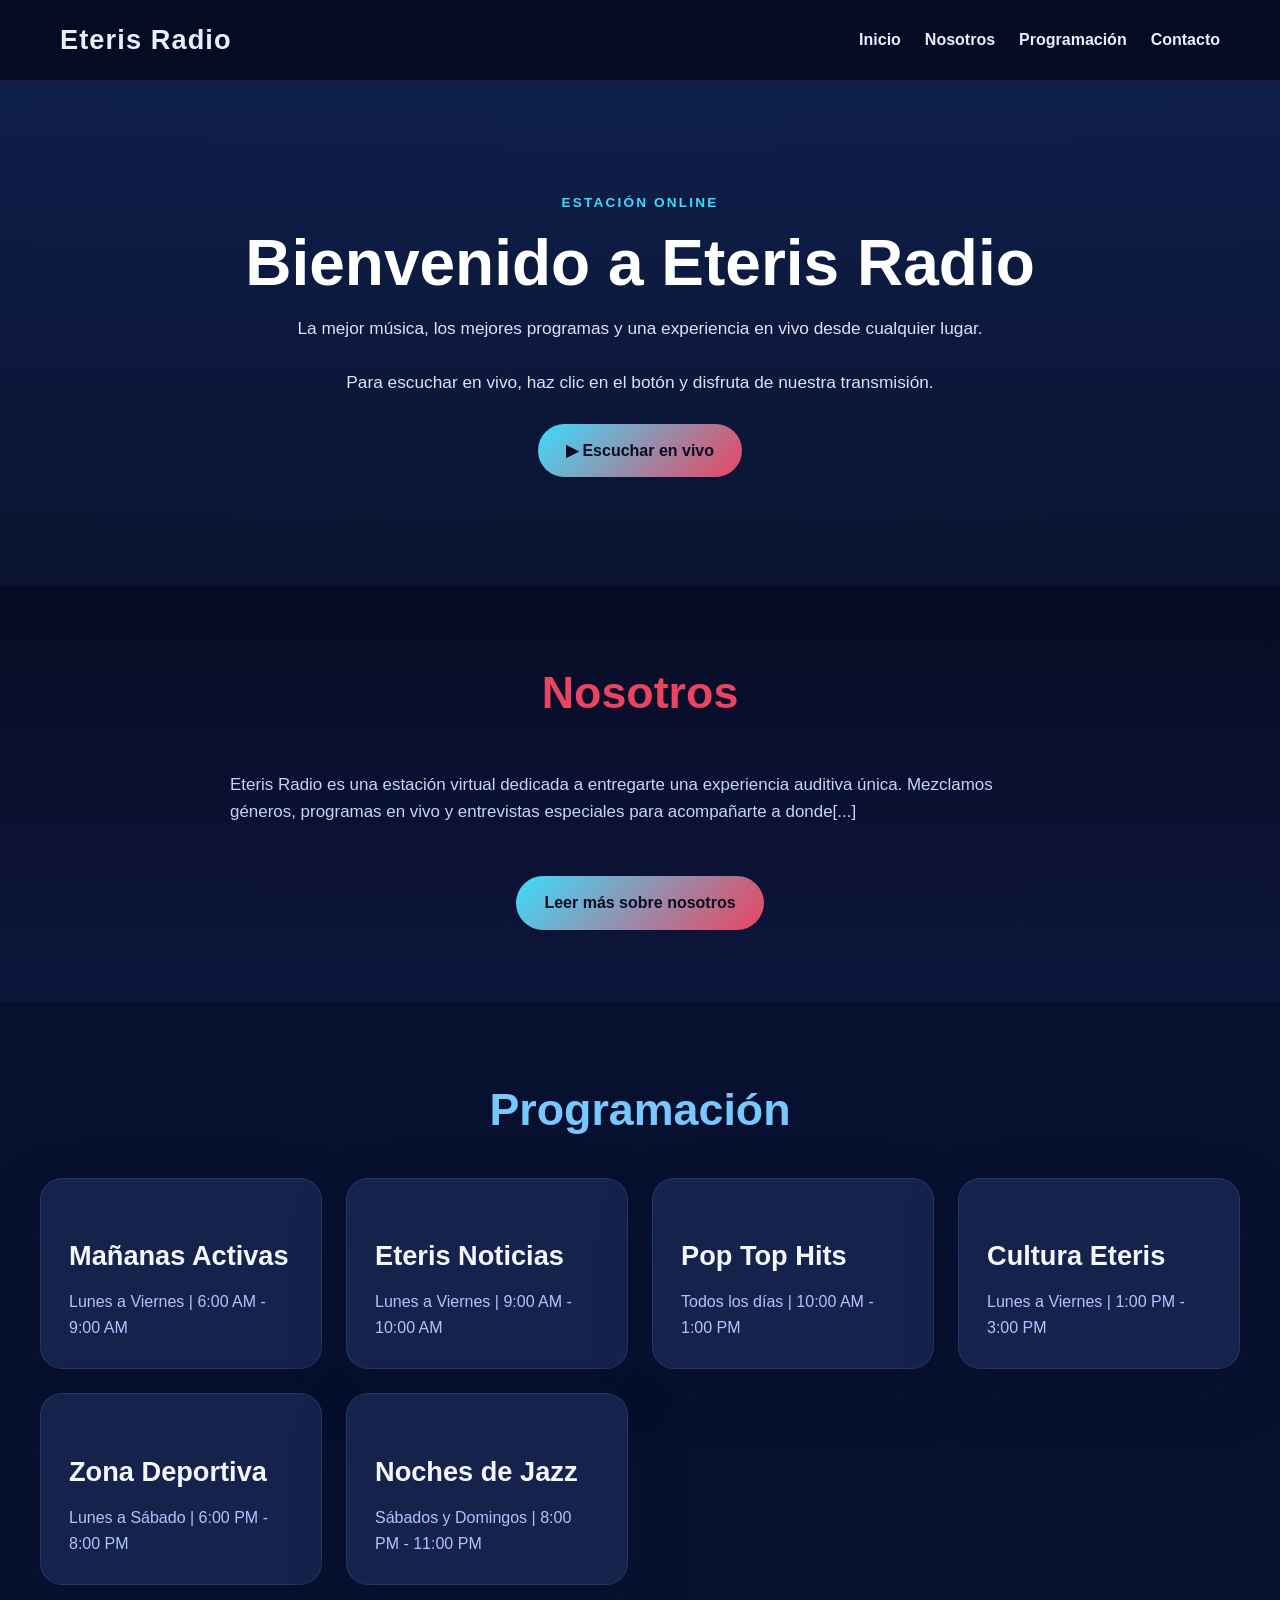
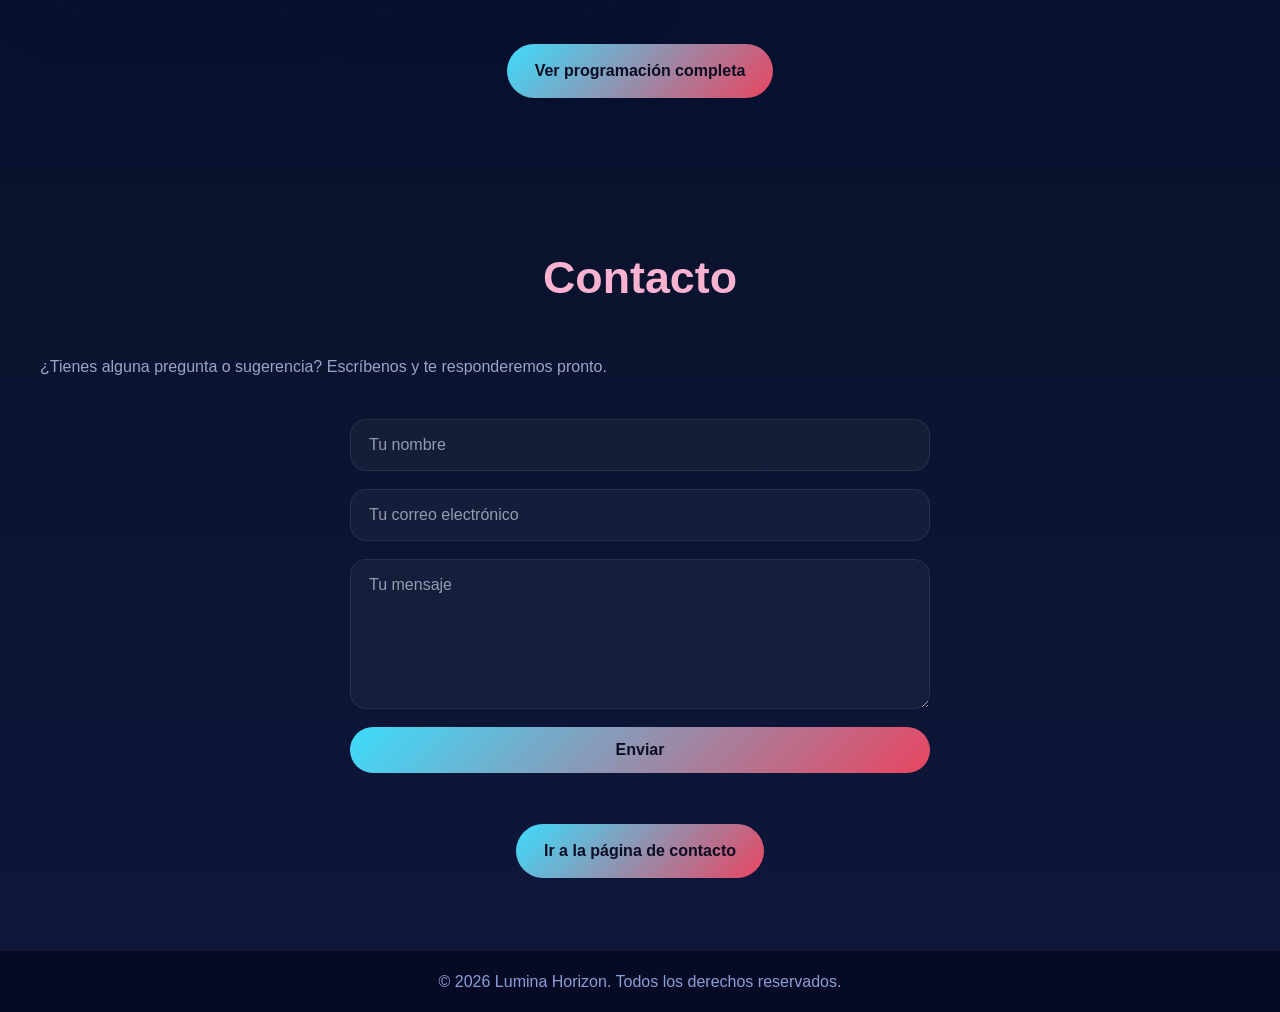
<file: index.html>
<!DOCTYPE html>
<html lang="es">
<head>
    <meta charset="UTF-8">
    <meta name="viewport" content="width=device-width, initial-scale=1.0, maximum-scale=5.0, user-scalable=yes">
    <meta name="description" content="Eteris Radio - Estación de música online con programación en vivo. Escucha la mejor música, programas y entrevistas.">
    <meta name="theme-color" content="#0b0d23">
    <meta name="apple-mobile-web-app-capable" content="yes">
    <meta name="apple-mobile-web-app-status-bar-style" content="black-translucent">
    <meta name="referrer" content="no-referrer">
    <meta http-equiv="Content-Security-Policy" content="default-src 'self'; img-src 'self' data: https:; style-src 'self' 'unsafe-inline' https:; script-src 'self' 'unsafe-inline' https: //myradiostream.com; connect-src 'self' https:; frame-src 'self' https:; media-src 'self' https: http://s33.myradiostream.com:18972 blob:;">
    <title>Eteris Radio</title>
    <link rel="icon" href="Eteris_Radio.jpg" type="image/jpeg">
    <link rel="stylesheet" href="styles.css">
</head>
<body>
    <header class="site-header">
        <nav class="navbar container">
            <a class="logo" href="index.html#home">Eteris Radio</a>
            <button id="menu-toggle" class="menu-toggle" aria-label="Toggle navigation menu" aria-expanded="false" aria-controls="primary-navigation"></button>
            <ul id="primary-navigation" class="nav-links" role="menu">
                <li><a href="index.html#home">Inicio</a></li>
                <li><a href="about.html">Nosotros</a></li>
                <li><a href="schedule.html">Programación</a></li>
                <li><a href="contact.html">Contacto</a></li>
            </ul>
        </nav>
    </header>

    <main>
        <section id="home" class="hero section-hero">
            <div class="section-content container">
                <span class="eyebrow">Estación Online</span>
                <h1>Bienvenido a Eteris Radio</h1>
                <p>La mejor música, los mejores programas y una experiencia en vivo desde cualquier lugar.</p>

                <p class="hero-note">Para escuchar en vivo, haz clic en el botón y disfruta de nuestra transmisión.</p>
                <div class="hero-actions">
                    <a class="btn btn-play" href="http://Aramis.on-air.fm/">
                        ▶ Escuchar en vivo
                    </a>
                </div>
            </div>
        </section>

        <section id="about" class="about section-about">
            <div class="section-content container">
                <h2>Nosotros</h2>
                <p>Eteris Radio es una estación virtual dedicada a entregarte una experiencia auditiva única. Mezclamos géneros, programas en vivo y entrevistas especiales para acompañarte a donde[...]
                <div class="section-action">
                    <a href="about.html" class="btn">Leer más sobre nosotros</a>
                </div>
            </div>
        </section>

        <section id="schedule" class="schedule section-schedule">
            <div class="section-content container">
                <h2>Programación</h2>
                <div class="schedule-grid">
                    <div class="program-card">
                        <h3>Mañanas Activas</h3>
                        <p>Lunes a Viernes | 6:00 AM - 9:00 AM</p>
                    </div>
                    <div class="program-card">
                        <h3>Eteris Noticias</h3>
                        <p>Lunes a Viernes | 9:00 AM - 10:00 AM</p>
                    </div>
                    <div class="program-card">
                        <h3>Pop Top Hits</h3>
                        <p>Todos los días | 10:00 AM - 1:00 PM</p>
                    </div>
                    <div class="program-card">
                        <h3>Cultura Eteris</h3>
                        <p>Lunes a Viernes | 1:00 PM - 3:00 PM</p>
                    </div>
                    <div class="program-card">
                        <h3>Zona Deportiva</h3>
                        <p>Lunes a Sábado | 6:00 PM - 8:00 PM</p>
                    </div>
                    <div class="program-card">
                        <h3>Noches de Jazz</h3>
                        <p>Sábados y Domingos | 8:00 PM - 11:00 PM</p>
                    </div>
                </div>
                <div class="section-action">
                    <a href="schedule.html" class="btn">Ver programación completa</a>
                </div>
            </div>
        </section>

        <section id="contact" class="contact section-contact">
            <div class="section-content container">
                <h2>Contacto</h2>
                <p>¿Tienes alguna pregunta o sugerencia? Escríbenos y te responderemos pronto.</p>
                <form class="contact-form" action="https://formsubmit.co/samuelgil3451@gmail.com" method="POST">
                    <input type="hidden" name="_subject" value="Nuevo mensaje desde Eteris Radio">
                    <input type="hidden" name="_captcha" value="false">
                    <input type="hidden" name="_next" value="https://socoda332.github.io/Eteris-Radio/index.html">
                    <input type="text" name="nombre" placeholder="Tu nombre" required>
                    <input type="email" name="email" placeholder="Tu correo electrónico" required>
                    <textarea name="mensaje" placeholder="Tu mensaje" rows="5" required></textarea>
                    <button type="submit" class="btn">Enviar</button>
                </form>
                <div class="section-action">
                    <a href="contact.html" class="btn">Ir a la página de contacto</a>
                </div>
            </div>
        </section>
    </main>

    <footer class="site-footer">
        <div class="container">
            <p>&copy; 2026 Lumina Horizon. Todos los derechos reservados.</p>
        </div>
    </footer>
    <script src="script.js"></script>
</body>
</html>
</file>
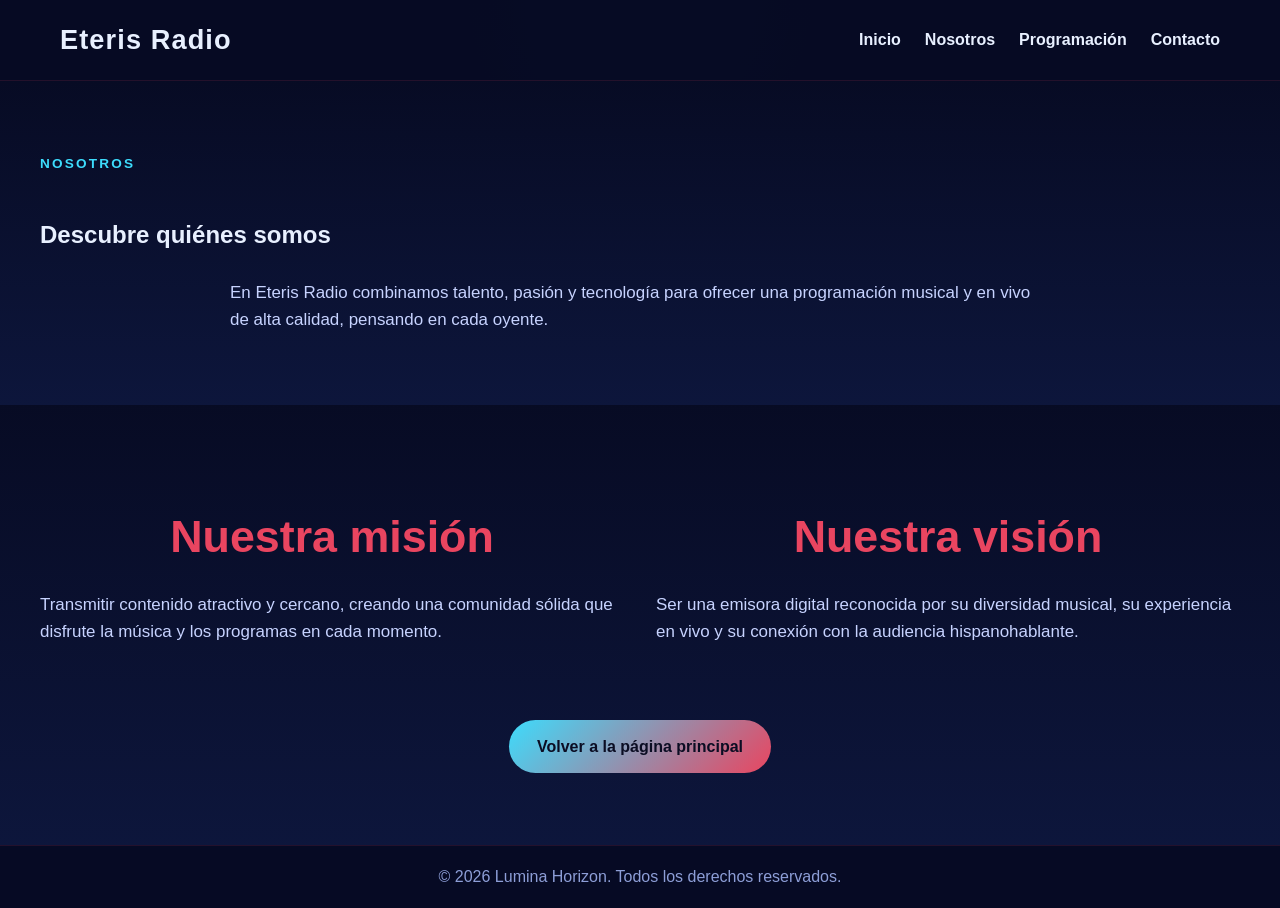
<file: about.html>
<!DOCTYPE html>
<html lang="es">
<head>
    <meta charset="UTF-8">
    <meta name="viewport" content="width=device-width, initial-scale=1.0, maximum-scale=5.0, user-scalable=yes">
    <meta name="description" content="Conoce a Eteris Radio - Una emisora digital dedicada a entregarle la mejor experiencia auditiva.">
    <meta name="theme-color" content="#0b0d23">
    <meta name="apple-mobile-web-app-capable" content="yes">
    <meta name="apple-mobile-web-app-status-bar-style" content="black-translucent">
    <title>Nosotros - Eteris Radio</title>
    <link rel="icon" href="Eteris_Radio.jpg" type="image/jpeg">
    <link rel="stylesheet" href="styles.css">
</head>
<body>
    <header class="site-header">
        <nav class="navbar container">
            <a class="logo" href="index.html#home">Eteris Radio</a>
            <button class="menu-toggle" aria-label="Toggle navigation menu"></button>
            <ul class="nav-links">
                <li><a href="index.html#home">Inicio</a></li>
                <li><a href="about.html">Nosotros</a></li>
                <li><a href="schedule.html">Programación</a></li>
                <li><a href="contact.html">Contacto</a></li>
            </ul>
        </nav>
    </header>

    <main>
        <section class="page-hero section-about">
            <div class="section-content container">
                <span class="eyebrow">Nosotros</span>
                <h1>Descubre quiénes somos</h1>
                <p>En Eteris Radio combinamos talento, pasión y tecnología para ofrecer una programación musical y en vivo de alta calidad, pensando en cada oyente.</p>
            </div>
        </section>

        <section class="section-about">
            <div class="section-content container">
                <div class="about-grid">
                    <div>
                        <h2>Nuestra misión</h2>
                        <p>Transmitir contenido atractivo y cercano, creando una comunidad sólida que disfrute la música y los programas en cada momento.</p>
                    </div>
                    <div>
                        <h2>Nuestra visión</h2>
                        <p>Ser una emisora digital reconocida por su diversidad musical, su experiencia en vivo y su conexión con la audiencia hispanohablante.</p>
                    </div>
                </div>
                <div class="section-action">
                    <a href="index.html#about" class="btn">Volver a la página principal</a>
                </div>
            </div>
        </section>
    </main>

    <footer class="site-footer">
        <div class="container">
            <p>&copy; 2026 Lumina Horizon. Todos los derechos reservados.</p>
        </div>
    </footer>
    <script src="script.js"></script>
</body>
</html>
</file>
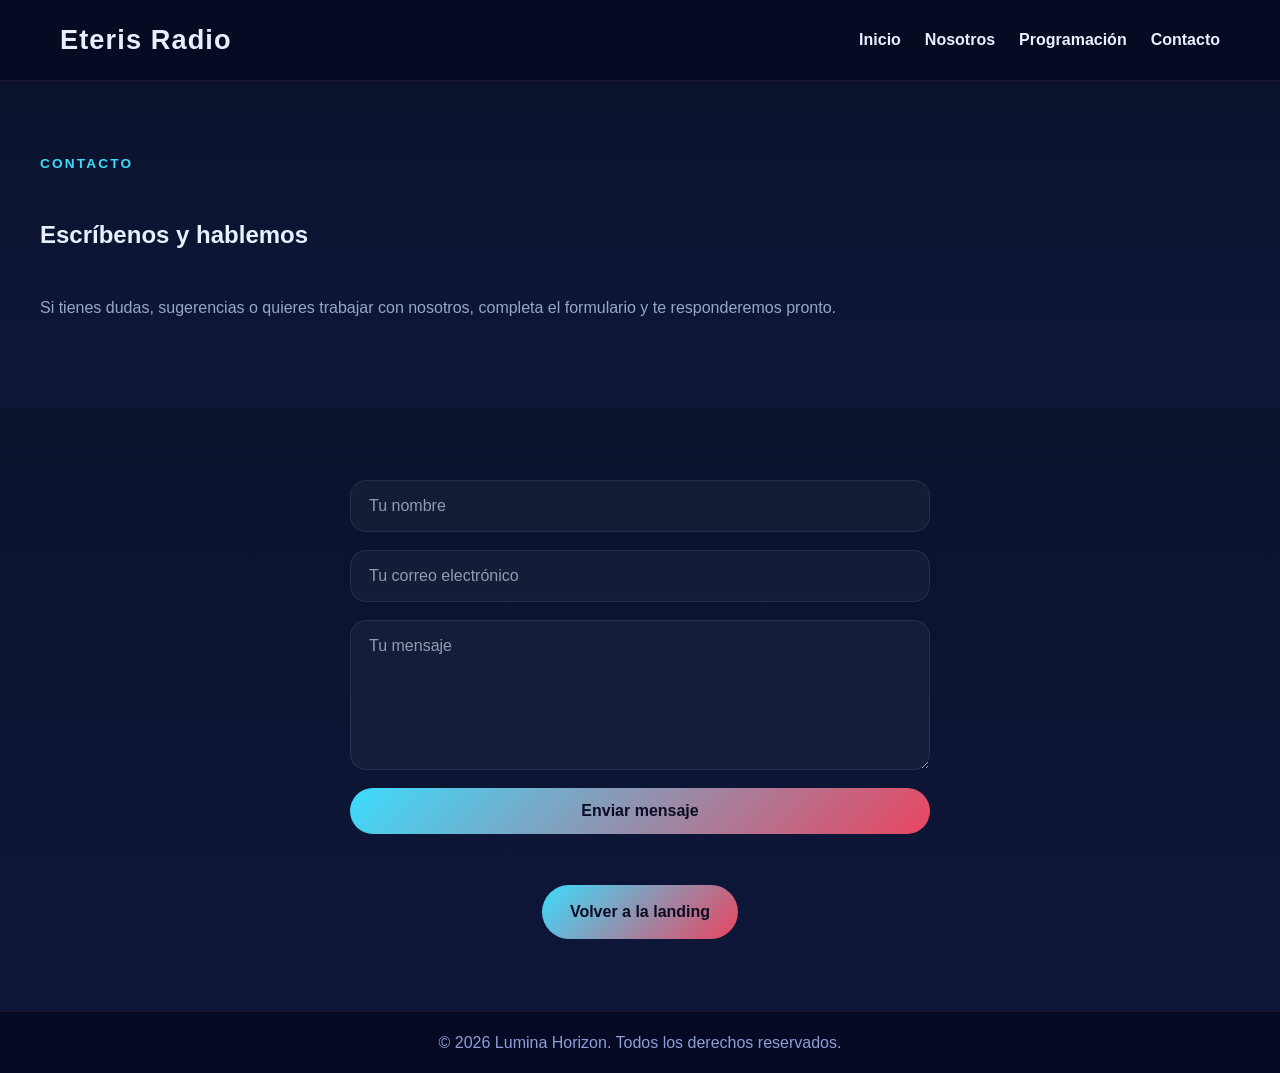
<file: contact.html>
<!DOCTYPE html>
<html lang="es">
<head>
    <meta charset="UTF-8">
    <meta name="viewport" content="width=device-width, initial-scale=1.0, maximum-scale=5.0, user-scalable=yes">
    <meta name="description" content="Contacta con Eteris Radio - Envíanos tus dudas, sugerencias o propuestas de colaboración.">
    <meta name="theme-color" content="#0b0d23">
    <meta name="apple-mobile-web-app-capable" content="yes">
    <meta name="apple-mobile-web-app-status-bar-style" content="black-translucent">
    <title>Contacto - Eteris Radio</title>
    <link rel="icon" href="Eteris_Radio.jpg" type="image/jpeg">
    <link rel="stylesheet" href="styles.css">
</head>
<body>
    <header class="site-header">
        <nav class="navbar container">
            <a class="logo" href="index.html#home">Eteris Radio</a>
            <button class="menu-toggle" aria-label="Toggle navigation menu"></button>
            <ul class="nav-links">
                <li><a href="index.html#home">Inicio</a></li>
                <li><a href="about.html">Nosotros</a></li>
                <li><a href="schedule.html">Programación</a></li>
                <li><a href="contact.html">Contacto</a></li>
            </ul>
        </nav>
    </header>

    <main>
        <section class="page-hero section-contact">
            <div class="section-content container">
                <span class="eyebrow">Contacto</span>
                <h1>Escríbenos y hablemos</h1>
                <p>Si tienes dudas, sugerencias o quieres trabajar con nosotros, completa el formulario y te responderemos pronto.</p>
            </div>
        </section>

        <section class="section-contact">
            <div class="section-content container">
                <form class="contact-form" action="https://formsubmit.co/samuelgil3451@gmail.com" method="POST">
                    <input type="hidden" name="_subject" value="Nuevo mensaje desde Eteris Radio">
                    <input type="hidden" name="_captcha" value="false">
                    <input type="hidden" name="_next" value="https://socoda332.github.io/Eteris-Radio/contact.html">
                    <input type="text" name="nombre" placeholder="Tu nombre" required>
                    <input type="email" name="email" placeholder="Tu correo electrónico" required>
                    <textarea name="mensaje" placeholder="Tu mensaje" rows="6" required></textarea>
                    <button type="submit" class="btn">Enviar mensaje</button>
                </form>
                <div class="section-action">
                    <a href="index.html#contact" class="btn">Volver a la landing</a>
                </div>
            </div>
        </section>
    </main>

    <footer class="site-footer">
        <div class="container">
            <p>&copy; 2026 Lumina Horizon. Todos los derechos reservados.</p>
        </div>
    </footer>
    <script src="script.js"></script>
</body>
</html>
</file>
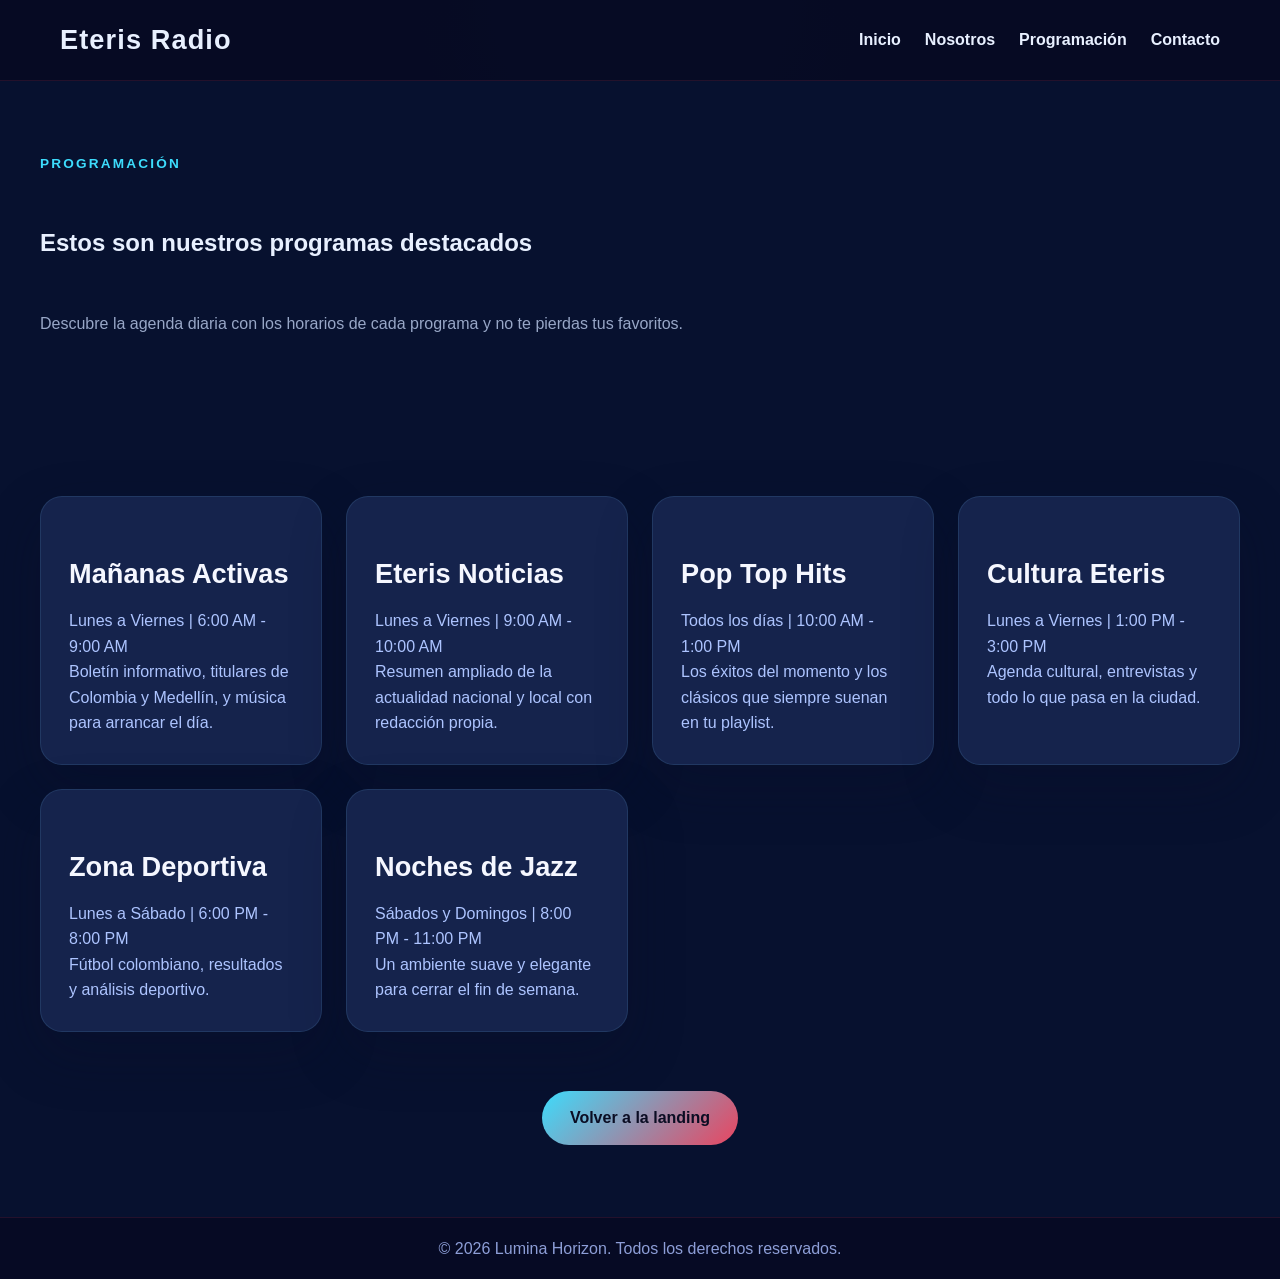
<file: schedule.html>
<!DOCTYPE html>
<html lang="es">
<head>
    <meta charset="UTF-8">
    <meta name="viewport" content="width=device-width, initial-scale=1.0, maximum-scale=5.0, user-scalable=yes">
    <meta name="description" content="Programación de Eteris Radio - Descubre la agenda diaria con los horarios de cada programa en vivo.">
    <meta name="theme-color" content="#0b0d23">
    <meta name="apple-mobile-web-app-capable" content="yes">
    <meta name="apple-mobile-web-app-status-bar-style" content="black-translucent">
    <title>Programación - Eteris Radio</title>
    <link rel="icon" href="Eteris_Radio.jpg" type="image/jpeg">
    <link rel="stylesheet" href="styles.css">
</head>
<body>
    <header class="site-header">
        <nav class="navbar container">
            <a class="logo" href="index.html#home">Eteris Radio</a>
            <button class="menu-toggle" aria-label="Toggle navigation menu"></button>
            <ul class="nav-links">
                <li><a href="index.html#home">Inicio</a></li>
                <li><a href="about.html">Nosotros</a></li>
                <li><a href="schedule.html">Programación</a></li>
                <li><a href="contact.html">Contacto</a></li>
            </ul>
        </nav>
    </header>

    <main>
        <section class="page-hero section-schedule">
            <div class="section-content container">
                <span class="eyebrow">Programación</span>
                <h1>Estos son nuestros programas destacados</h1>
                <p>Descubre la agenda diaria con los horarios de cada programa y no te pierdas tus favoritos.</p>
            </div>
        </section>

        <section class="section-schedule">
            <div class="section-content container">
                <div class="schedule-grid">
                    <div class="program-card">
                        <h3>Mañanas Activas</h3>
                        <p>Lunes a Viernes | 6:00 AM - 9:00 AM</p>
                        <p>Boletín informativo, titulares de Colombia y Medellín, y música para arrancar el día.</p>
                    </div>
                    <div class="program-card">
                        <h3>Eteris Noticias</h3>
                        <p>Lunes a Viernes | 9:00 AM - 10:00 AM</p>
                        <p>Resumen ampliado de la actualidad nacional y local con redacción propia.</p>
                    </div>
                    <div class="program-card">
                        <h3>Pop Top Hits</h3>
                        <p>Todos los días | 10:00 AM - 1:00 PM</p>
                        <p>Los éxitos del momento y los clásicos que siempre suenan en tu playlist.</p>
                    </div>
                    <div class="program-card">
                        <h3>Cultura Eteris</h3>
                        <p>Lunes a Viernes | 1:00 PM - 3:00 PM</p>
                        <p>Agenda cultural, entrevistas y todo lo que pasa en la ciudad.</p>
                    </div>
                    <div class="program-card">
                        <h3>Zona Deportiva</h3>
                        <p>Lunes a Sábado | 6:00 PM - 8:00 PM</p>
                        <p>Fútbol colombiano, resultados y análisis deportivo.</p>
                    </div>
                    <div class="program-card">
                        <h3>Noches de Jazz</h3>
                        <p>Sábados y Domingos | 8:00 PM - 11:00 PM</p>
                        <p>Un ambiente suave y elegante para cerrar el fin de semana.</p>
                    </div>
                </div>
                <div class="section-action">
                    <a href="index.html#schedule" class="btn">Volver a la landing</a>
                </div>
            </div>
        </section>
    </main>

    <footer class="site-footer">
        <div class="container">
            <p>&copy; 2026 Lumina Horizon. Todos los derechos reservados.</p>
        </div>
    </footer>
    <script src="script.js"></script>
</body>
</html>
</file>
<file: styles.css>
/* General Styles */
:root {
    --bg: #0b0d23;
    --surface: #12183c;
    --surface-strong: #1c2556;
    --accent: #3ddcfc;
    --accent-strong: #e94560;
    --text: #e8f0ff;
    --muted: #98a7c7;
}

* {
    box-sizing: border-box;
}

body {
    margin: 0;
    min-height: 100vh;
    font-family: 'Inter', Arial, sans-serif;
    background: radial-gradient(circle at top, rgba(61, 220, 252, 0.08), transparent 35%),
        linear-gradient(180deg, #0b0d23 0%, #101530 100%);
    color: var(--text);
    line-height: 1.6;
}

img {
    max-width: 100%;
    display: block;
}

.container {
    width: min(1200px, calc(100% - 40px));
    margin: 0 auto;
    padding: 0 20px;
}

@media (max-width: 768px) {
    .container {
        padding: 0 16px;
    }
}

@media (max-width: 480px) {
    .container {
        padding: 0 12px;
    }
}

a {
    color: var(--accent-strong);
    text-decoration: none;
}

a:hover {
    color: #ffd1dc;
}

button,
.btn {
    font-family: inherit;
    border: none;
    cursor: pointer;
}

/* Header */
.site-header {
    background: rgba(7, 11, 36, 0.96);
    border-bottom: 1px solid rgba(255, 69, 96, 0.12);
    position: sticky;
    top: 0;
    z-index: 100;
}

.navbar {
    display: flex;
    align-items: center;
    justify-content: space-between;
    padding: 18px 20px;
    width: 100%;
    max-width: 1200px;
    margin: 0 auto;
}

.logo {
    font-size: clamp(1.3rem, 4vw, 1.7rem);
    font-weight: 700;
    letter-spacing: 0.04em;
    color: var(--text);
    flex-shrink: 0;
}

.nav-links {
    display: flex;
    gap: 24px;
    list-style: none;
    margin: 0;
    padding: 0;
}

.nav-links a {
    color: var(--text);
    font-weight: 600;
    transition: color 0.2s ease;
    white-space: nowrap;
}

.nav-links a:hover {
    color: var(--accent);
}

/* Mobile Menu Button */
.menu-toggle {
    display: none;
    background: none;
    border: none;
    cursor: pointer;
    font-size: 1.5rem;
    color: var(--text);
    padding: 8px 12px;
    margin: -8px -12px 0 0;
    z-index: 101;
}

.menu-toggle:hover {
    color: var(--accent);
}

.menu-toggle.active::before {
    content: '✕';
}

.menu-toggle::before {
    content: '☰';
}

/* Section wrappers */
.section-content {
    padding: clamp(40px, 8vh, 80px) 0;
}

.section-content h2,
.section-content h1 {
    margin: 0;
}

.section-content p {
    color: var(--muted);
}

/* Hero Section */
.section-hero {
    background: linear-gradient(180deg, rgba(14, 33, 79, 0.95), rgba(9, 12, 33, 0.95)),
        url('https://images.unsplash.com/photo-1511671782779-c97d3d27a1d4?auto=format&fit=crop&w=1600&q=80')
            center/cover no-repeat;
    background-attachment: fixed;
}

.section-hero .section-content {
    text-align: center;
    padding-top: clamp(80px, 12vh, 140px);
    padding-bottom: clamp(80px, 12vh, 140px);
}

.eyebrow {
    display: inline-block;
    margin-bottom: clamp(12px, 2vh, 18px);
    color: var(--accent);
    font-weight: 700;
    letter-spacing: 0.16em;
    text-transform: uppercase;
    font-size: clamp(0.7rem, 1.5vw, 0.85rem);
}

.section-hero h1 {
    font-size: clamp(1.8rem, 5vw, 4.4rem);
    line-height: 1.02;
    color: #ffffff;
    margin-bottom: clamp(12px, 2vh, 18px);
}

.section-hero p {
    max-width: 760px;
    margin: 0 auto clamp(20px, 3vh, 34px);
    font-size: clamp(0.95rem, 2vw, 1.08rem);
    color: #d9e0ff;
}

.hero-note {
    margin: clamp(12px, 2vh, 20px) 0;
}

.hero-actions,
.section-action {
    display: flex;
    justify-content: center;
    gap: clamp(12px, 2vw, 16px);
    flex-wrap: wrap;
    margin-top: clamp(16px, 3vh, 28px);
}

.btn {
    display: inline-flex;
    align-items: center;
    justify-content: center;
    padding: clamp(12px, 2vh, 14px) clamp(20px, 3vw, 28px);
    border-radius: 999px;
    background: linear-gradient(135deg, var(--accent), var(--accent-strong));
    color: #0b0d23;
    font-weight: 700;
    font-size: clamp(0.9rem, 1.5vw, 1rem);
    transition: transform 0.2s ease, filter 0.2s ease;
    white-space: nowrap;
    min-height: 44px;
}

.btn:hover {
    transform: translateY(-2px);
    filter: brightness(1.05);
}

.btn:active {
    transform: translateY(0);
}

.player-status {
    margin: 0 auto clamp(16px, 3vh, 25px);
    max-width: 580px;
    color: #d7e2ff;
    font-size: clamp(0.9rem, 1.5vw, 1rem);
}

.player-embed {
    margin: 0 auto;
    width: min(560px, 100%);
    background: rgba(255, 255, 255, 0.06);
    border: 1px solid rgba(255, 255, 255, 0.08);
    border-radius: 20px;
    padding: clamp(12px, 2vh, 18px);
    color: var(--text);
}

.player-embed iframe,
.player-embed embed,
.player-embed object {
    width: 100%;
    min-height: clamp(150px, 30vh, 200px);
    border: none;
    border-radius: 16px;
}

/* About Section */
.section-about {
    background: linear-gradient(180deg, rgba(7, 11, 36, 0.98), rgba(13, 22, 60, 0.98));
}

.section-about .section-content {
    display: grid;
    gap: 24px;
}

.about-grid {
    display: grid;
    grid-template-columns: repeat(auto-fit, minmax(280px, 1fr));
    gap: 32px;
    margin: 24px 0;
}

.section-about h2 {
    text-align: center;
    font-size: clamp(1.8rem, 4vw, 2.8rem);
    color: var(--accent-strong);
    margin-bottom: 18px;
}

.section-about p {
    max-width: 820px;
    margin: 0 auto;
    font-size: clamp(0.95rem, 1.8vw, 1.06rem);
    color: #c7d3ff;
}

/* Schedule Section */
.section-schedule {
    background: #07112f;
}

.section-schedule .section-content {
    display: grid;
    gap: 32px;
}

.section-schedule h2 {
    text-align: center;
    font-size: clamp(1.8rem, 4vw, 2.8rem);
    color: #79c7ff;
}

.schedule-grid {
    display: grid;
    grid-template-columns: repeat(auto-fit, minmax(260px, 1fr));
    gap: clamp(16px, 3vh, 24px);
}

.program-card {
    padding: clamp(18px, 4vh, 28px);
    border-radius: 22px;
    background: rgba(24, 38, 80, 0.9);
    border: 1px solid rgba(125, 203, 255, 0.12);
    box-shadow: 0 22px 55px rgba(9, 16, 41, 0.28);
    transition: transform 0.3s ease, border-color 0.3s ease;
}

.program-card:hover {
    transform: translateY(-8px);
    border-color: rgba(61, 220, 252, 0.35);
}

.program-card h3 {
    font-size: clamp(1.3rem, 3vw, 1.7rem);
    margin-bottom: 12px;
    color: #f5f7ff;
}

.program-card p {
    margin: 0;
    color: #adc4ff;
    font-size: clamp(0.85rem, 1.5vw, 1rem);
}

/* Contact Section */
.section-contact {
    background: linear-gradient(180deg, #0b122c 0%, #0e173a 100%);
}

.section-contact .section-content {
    display: grid;
    gap: 24px;
}

.section-contact h2 {
    text-align: center;
    font-size: clamp(1.8rem, 4vw, 2.8rem);
    color: #f9b3d1;
}

.contact-form {
    max-width: 620px;
    margin: 0 auto;
    display: grid;
    gap: clamp(12px, 2vh, 18px);
    width: 100%;
    padding: 0 clamp(12px, 2vw, 20px);
}

.contact-form input,
.contact-form textarea {
    width: 100%;
    padding: clamp(12px, 2vh, 16px) clamp(14px, 2vw, 18px);
    border-radius: 16px;
    border: 1px solid rgba(255, 255, 255, 0.08);
    background: rgba(255, 255, 255, 0.04);
    color: var(--text);
    font-size: clamp(0.9rem, 1.5vw, 1rem);
    font-family: inherit;
    transition: border-color 0.2s ease, box-shadow 0.2s ease;
}

.contact-form input::placeholder,
.contact-form textarea::placeholder {
    color: rgba(232, 240, 255, 0.6);
}

.contact-form input:focus,
.contact-form textarea:focus {
    outline: none;
    border-color: rgba(233, 69, 96, 0.45);
    box-shadow: 0 0 0 4px rgba(233, 69, 96, 0.12);
}

.contact-form textarea {
    resize: vertical;
    min-height: clamp(120px, 25vh, 150px);
}

/* Footer */
.site-footer {
    background: rgba(7, 11, 36, 0.98);
    border-top: 1px solid rgba(255, 69, 96, 0.12);
    padding: clamp(16px, 2vh, 26px) 0;
}

.site-footer p {
    margin: 0;
    color: #8d9ed7;
    font-size: clamp(0.85rem, 1.5vw, 1rem);
    text-align: center;
}

/* Responsive Design - Tablet */
@media (max-width: 1024px) {
    .container {
        width: min(95%, 1000px);
    }

    .schedule-grid {
        grid-template-columns: repeat(auto-fit, minmax(240px, 1fr));
    }
}

/* Responsive Design - Large Mobile */
@media (max-width: 768px) {
    .navbar {
        padding: 16px 12px;
        position: relative;
    }

    .nav-links {
        position: absolute;
        top: 100%;
        left: 0;
        right: 0;
        background: rgba(7, 11, 36, 0.98);
        flex-direction: column;
        gap: 8px;
        padding: 16px 12px;
        max-height: 0;
        overflow: hidden;
        transition: transform 0.28s ease, opacity 0.28s ease;
        border-bottom: 1px solid rgba(255, 69, 96, 0.12);
        z-index: 102;
        transform-origin: top;
        transform: scaleY(0);
        opacity: 0;
        pointer-events: none;
    }

    .nav-links.active {
        max-height: 500px;
        transform: scaleY(1);
        opacity: 1;
        pointer-events: auto;
    }

    .nav-links li {
        margin: 4px 0;
    }

    .menu-toggle {
        display: block;
    }

    .menu-toggle {
        transition: transform 0.22s ease, color 0.18s ease;
    }

    .menu-toggle.active {
        transform: rotate(90deg);
    }

    /* Disable fixed background on smaller screens to avoid rendering gaps */
    .section-hero {
        background-attachment: scroll;
    }

    .section-content {
        padding: clamp(30px, 6vh, 60px) 0;
    }

    .section-schedule h2,
    .section-about h2,
    .section-contact h2 {
        font-size: clamp(1.5rem, 3.5vw, 2.2rem);
    }

    .schedule-grid {
        grid-template-columns: repeat(auto-fit, minmax(200px, 1fr));
        gap: 16px;
    }

    .program-card {
        padding: clamp(16px, 3vh, 22px);
    }

    .program-card h3 {
        font-size: clamp(1.1rem, 2.5vw, 1.5rem);
    }

    .btn {
        min-width: 120px;
    }

    /* Prevent background scroll when mobile menu is open */
    body.menu-open {
        overflow: hidden;
        height: 100vh;
    }
}

/* Responsive Design - Mobile */
@media (max-width: 480px) {
    .container {
        width: calc(100% - 24px);
        padding: 0 12px;
    }

    .navbar {
        padding: 14px 12px;
    }

    .logo {
        font-size: clamp(1.2rem, 3.5vw, 1.5rem);
    }

    .menu-toggle {
        font-size: 1.3rem;
    }

    .section-hero .section-content {
        padding-top: clamp(50px, 8vh, 100px);
        padding-bottom: clamp(50px, 8vh, 100px);
    }

    .section-hero h1 {
        font-size: clamp(1.5rem, 5vw, 2.2rem);
        line-height: 1.1;
    }

    .section-hero p {
        font-size: clamp(0.85rem, 1.8vw, 0.95rem);
    }

    .hero-actions,
    .section-action {
        flex-direction: column;
        gap: 10px;
    }

    .btn {
        width: 100%;
        padding: 12px 16px;
        min-height: 48px;
        font-size: 0.9rem;
    }

    .schedule-grid {
        grid-template-columns: 1fr;
        gap: 12px;
    }

    .program-card {
        padding: clamp(14px, 3vh, 18px);
    }

    .program-card h3 {
        font-size: 1.2rem;
        margin-bottom: 8px;
    }

    .program-card p {
        font-size: 0.85rem;
    }

    .contact-form {
        max-width: 100%;
        padding: 0 8px;
        gap: 10px;
    }

    .contact-form input,
    .contact-form textarea {
        padding: 12px 14px;
        font-size: 16px;
    }

    .contact-form textarea {
        min-height: 120px;
    }

    .about-grid {
        grid-template-columns: 1fr;
        gap: 24px;
    }

    .eyebrow {
        font-size: 0.65rem;
        letter-spacing: 0.12em;
    }
}

/* Responsive Design - Small Mobile */
@media (max-width: 360px) {
    .logo {
        font-size: 1rem;
    }

    .section-hero h1 {
        font-size: 1.3rem;
    }

    .section-hero p {
        font-size: 0.8rem;
        margin: 0 auto 16px;
    }

    .contact-form input,
    .contact-form textarea {
        font-size: 16px;
    }
}

/* High DPI / Retina Display */
@media (-webkit-min-device-pixel-ratio: 2), (min-resolution: 192dpi) {
    .btn {
        border: 1px solid transparent;
    }
}

/* Landscape Orientation */
@media (max-height: 600px) and (orientation: landscape) {
    .section-hero .section-content {
        padding-top: 40px;
        padding-bottom: 40px;
    }

    .section-hero h1 {
        margin-bottom: 8px;
    }

    .section-hero p {
        margin: 0 auto 16px;
    }
}

/* Touch Devices */
@media (hover: none) and (pointer: coarse) {
    .btn:hover {
        transform: none;
    }

    .program-card:hover {
        transform: none;
    }

    .btn:active {
        filter: brightness(0.95);
    }
}
</file>
